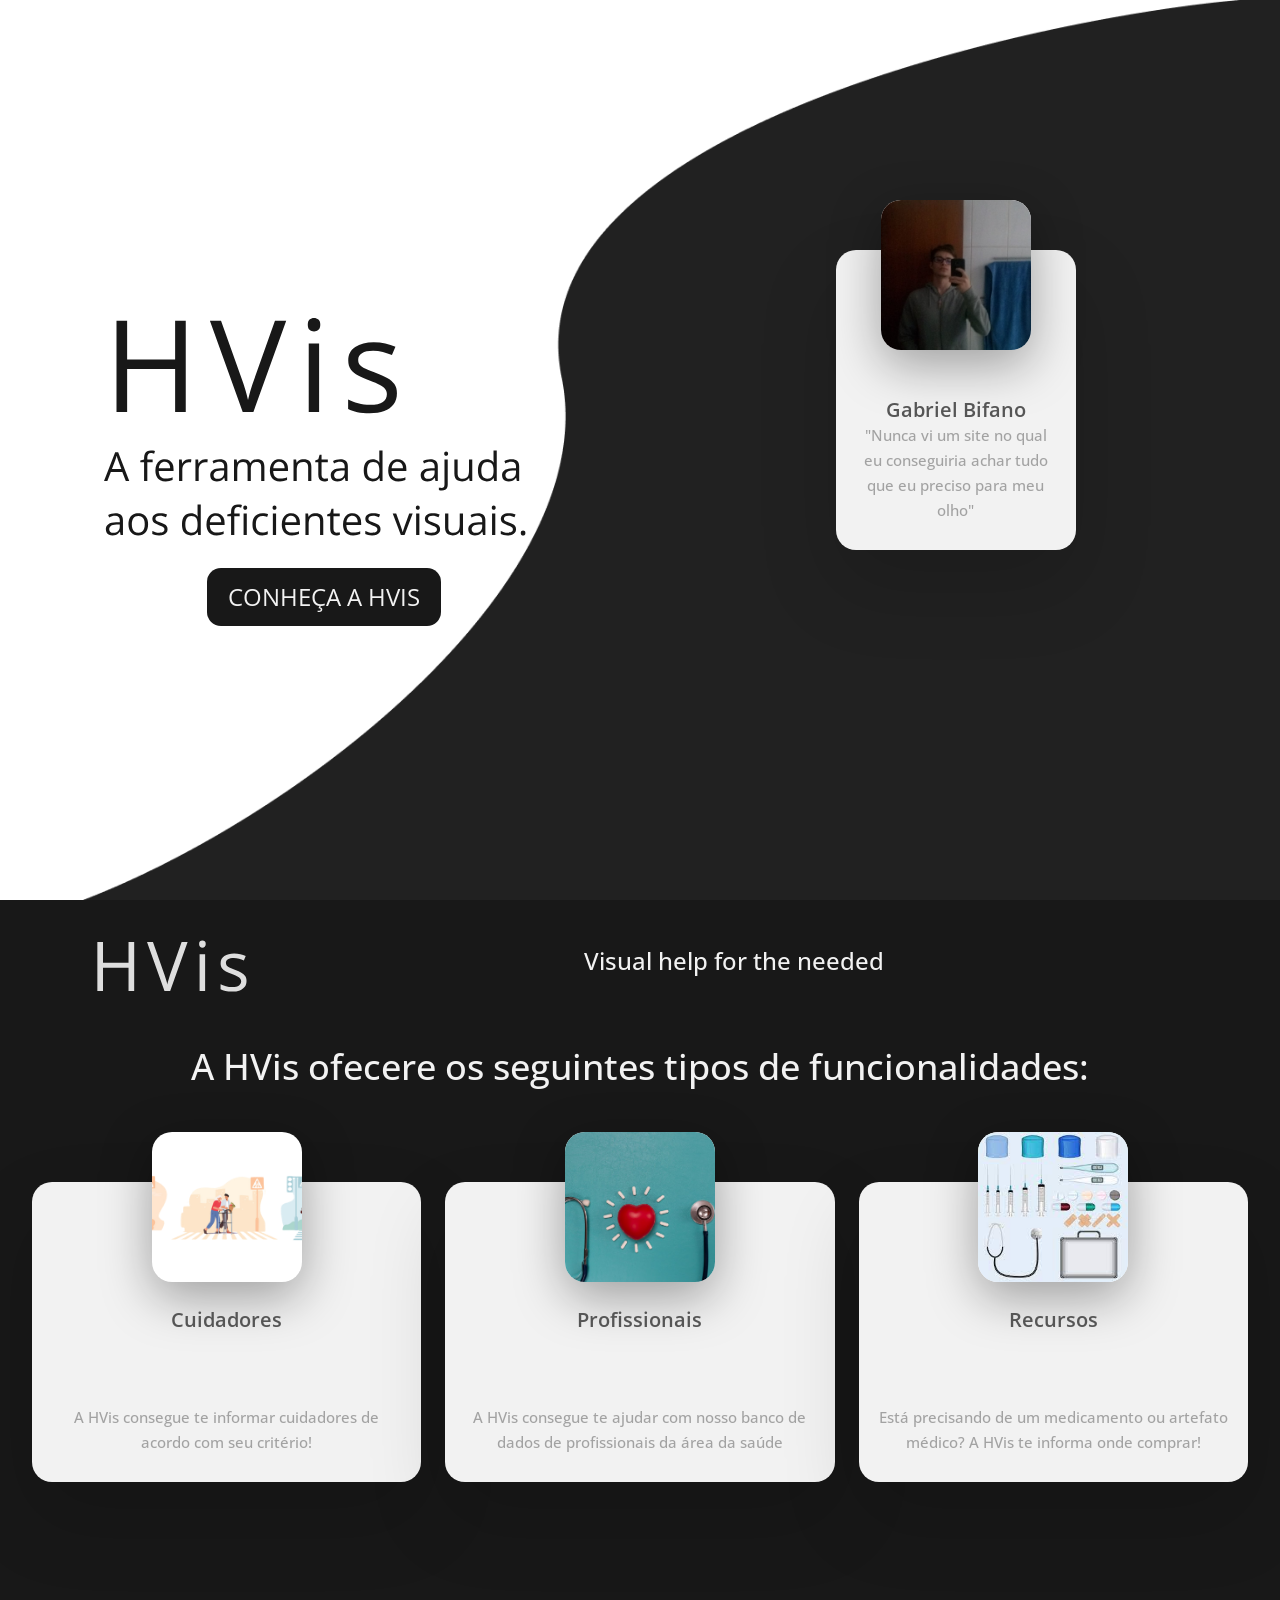
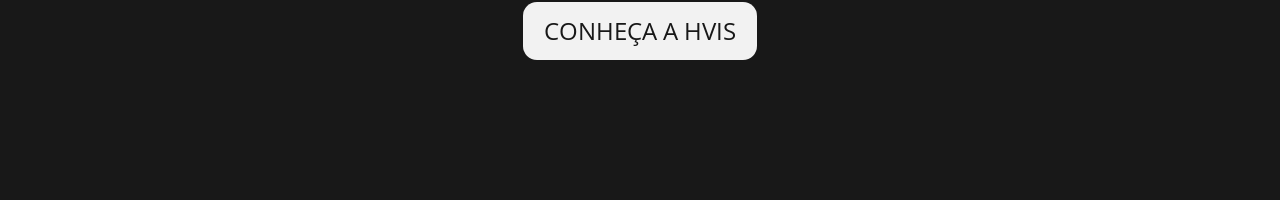
<file: src/main/resources/index.html>
<!DOCTYPE html>
<html lang="pt-BR">
  <head>
    <meta charset="UTF-8" />
    <meta http-equiv="X-UA-Compatible" content="IE=edge" />
    <meta name="viewport" content="width=device-width, initial-scale=1.0" />
    <meta name="viewport" content="width=device-width, initial-scale=1.0" />
    <link
      rel="stylesheet"
      href="https://cdn.jsdelivr.net/npm/bootstrap@5.2.1/dist/css/bootstrap.min.css"
      integrity="sha384-iYQeCzEYFbKjA/T2uDLTpkwGzCiq6soy8tYaI1GyVh/UjpbCx/TYkiZhlZB6+fzT"
      crossorigin="anonymous"
    />
    <link rel="stylesheet" href="assets/styles/home-page.css" />
    <title>HVis - Visual Help for the needed</title>
  </head>
  <body>
    <div class="page">
      <div id="section-1" class="row section">
        <div class="col-6 align-self-center text-center">
          <img src="assets/images/Title.svg" alt="" srcset="" /><br />
          <a href="#section-2" class="btn" id="knowHVIS">CONHEÇA A HVIS</a>
        </div>
        <div class="col-6 align-self-center">
          <div class="row justify-content-around">
            <div class="col-12 col-sm-12 col-md-4 col-lg-5 text-center">
              <div class="card_type d-flex">
                <div class="imgBx">
                  <img
                    src="assets/images/WhatsApp Image 2022-12-02 at 22.56.35.jpeg"
                  />
                </div>
                <div class="content d-flex">
                  <div class="details">
                    <h2>
                      Gabriel Bifano<br /><span
                        >"Nunca vi um site no qual eu conseguiria achar tudo que
                        eu preciso para meu olho"</span
                      >
                    </h2>
                  </div>
                </div>
              </div>
            </div>
          </div>
        </div>
      </div>
      <div id="section-2" class="row section">
        <header>
          <div class="container header">
            <div class="row">
              <div class="col-12 header_area">
                <div class="row justify-content-between">
                  <div
                    class="col-12 col-sm-12 col-md-4 col-lg-2 align-self-center"
                  >
                    <img src="assets/images/HVis.svg" class="logo" />
                  </div>
                  <div
                    class="col-12 col-sm-12 col-md-8 col-lg-10 align-self-center"
                  >
                    <h4>Visual help for the needed</h4>
                  </div>
                </div>
              </div>
            </div>
            <!-- END ROW -->
          </div>
        </header>
        <div class="col-12">
            <h1 id="section2Title">A HVis ofecere os seguintes tipos de funcionalidades: </h1>
          <div class="row justify-content-between text-center cards_f">
            <div class="col-sm-12 col-md-6 col-lg-4">
              <a class="card_type d-flex" href="modules/medicos/index.html">
                <div class="imgBx">
                  <img
                    src="assets/images/42176279 1.png"
                  />
                </div>
                <div class="content d-flex">
                  <div class="details">
                    <h2>
                      Cuidadores<br /><br><br><br><span
                        >A HVis consegue te informar cuidadores de acordo com seu critério!</span
                      >
                    </h2>
                  </div>
                </div>
              </a>
            </div>
            <div class="col-sm-12 col-md-6 col-lg-4">
              <a class="card_type d-flex" href="modules/medicos/index.html">
                <div class="imgBx">
                  <img
                    src="assets/images/medical-stethoscope-pills-blue-1024x683.jpg"
                  />
                </div>
                <div class="content d-flex">
                  <div class="details">
                    <h2>
                      Profissionais<br /><br><br><br><span
                        >A HVis consegue te ajudar com nosso banco de dados de profissionais da área da saúde</span
                      >
                    </h2>
                  </div>
                </div>
              </a>
            </div>
            <div class="col-sm-12 col-md-6 col-lg-4">
              <a class="card_type d-flex" href="modules/product_search/">
                <div class="imgBx">
                  <img
                    src="assets/images/download.jpeg"
                  />
                </div>
                <div class="content d-flex">
                  <div class="details">
                    <h2>
                      Recursos<br /><br><br><br><span
                        >Está precisando de um medicamento ou artefato médico? A HVis te informa onde comprar!</span
                      >
                    </h2>
                  </div>
                </div>
              </a>
            </div>
          </div>
          <div class="row justify-content-center">
            <a href="modules/product_search/index.html" class="btn" id="knowHVIS2">CONHEÇA A HVIS</a>
          </div>
        </div>
      </div>
    </div>
  </body>
</html>
</file>
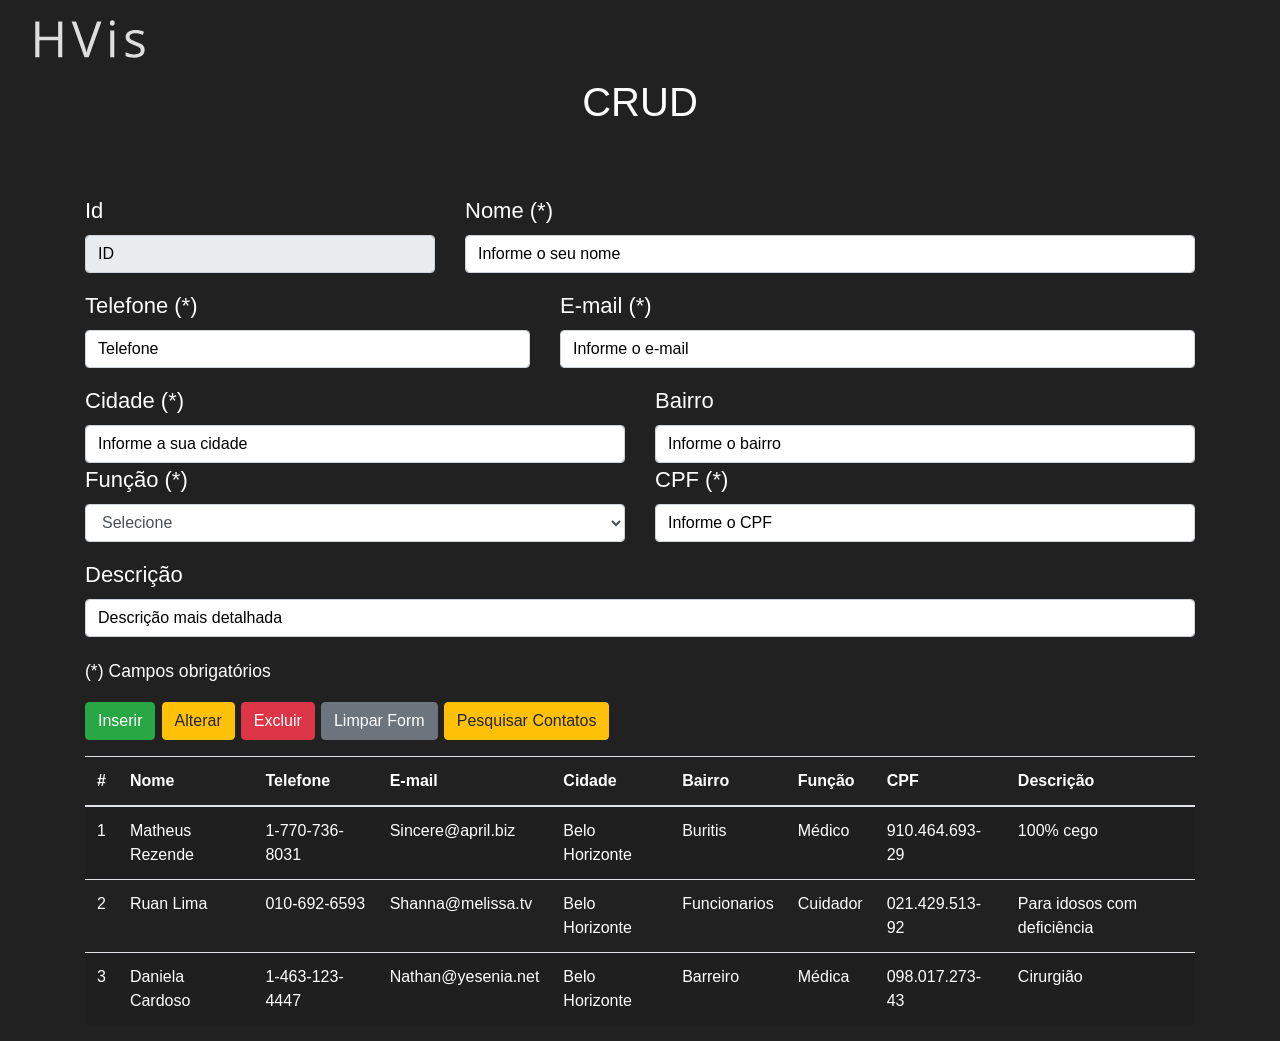
<file: src/main/resources/modules/crudadmin/index.html>
<!DOCTYPE html>
<html lang="en">

<head>
    <meta charset="UTF-8">
    <meta name="viewport" content="width=device-width, initial-scale=1.0">
    <meta http-equiv="X-UA-Compatible" content="ie=edge">
    <title> CRUD Admin</title>
    <link rel="stylesheet" href="https://stackpath.bootstrapcdn.com/bootstrap/4.1.0/css/bootstrap.min.css">
    <link rel="stylesheet" href="../../assets/styles/crud.css">
</head>

<body onload="init()">

    <div class="col-12 col-sm-12 col-md-4 col-lg-2 align-self-center">
        <a href="../../modules/home-page/index.html"> <img  src="../../assets/images/HVis.svg" class="logo" /></a>
    </div>
    
    <h1>CRUD</h1>

    <div class="container">
        <div class="row">
            <div id="msg" class="col-sm-10 offset-sm-1 ">
                <!--<div class="alert alert-warning">Contato não encontrado.</div>-->
            </div>
        </div>

        <form id="form-contato">
            <div class="form-group row">
                <div class="col-sm-4">
                    <label for="inputId">Id</label>
                    <input type="text" class="form-control" id="inputId" placeholder="ID" disabled>
                </div>
                <div class="col-sm-8">
                    <label for="inputNome">Nome (*)</label>
                    <input type="text" class="form-control" id="inputNome" required placeholder="Informe o seu nome"> 
                </div>
            </div>
            <div class="form-group row">
                <div class="col-sm-5">
                    <label for="inputTelefone">Telefone (*)</label>
                    <input type="text" class="form-control" id="inputTelefone" required placeholder="Telefone">
                </div>
                <div class="col-sm-7">
                    <label for="inputEmail">E-mail (*)</label>
                    <input type="email" class="form-control" id="inputEmail" required placeholder="Informe o e-mail">
                </div>
            </div>
            <div class="form-group row">
                <div class="col-sm-6">
                    <label for="inputCidade">Cidade (*)</label>
                    <input type="text" class="form-control" id="inputCidade" placeholder="Informe a sua cidade" >
                </div>
                    <div class="col-sm-6">
                        <label for="inputBairro">Bairro</label>
                        <input type="text" class="form-control" id="inputBairro" placeholder="Informe o bairro" >
                    </div>
                <div class="col-sm-6">
                    <label for="inputTipo">Função (*)</label>
                    <select type="text" class="form-control" id="inputTipo" required placeholder="Médico, paciente ou cuidador">
                        <label for="form-select" class="form-label">Selecione sua função:</label>
                            <option selected>Selecione </option>
                            <option value="Médico">Médico</option>
                            <option value="Cuidador">Cuidador</option>
                            <option value="Paciente">Paciente</option>
                    </select>
                </div>
                <div class="col-sm-6">
                    <label for="inputCPF">CPF (*)</label>
                    <input type="text" class="form-control" id="inputCPF" placeholder="Informe o CPF" >
                </div>
            </div>
            <div class="form-group row">    
                <div class="col-sm-12">
                    <label for="inputDescricao">Descrição</label>
                    <input type="text" class="form-control" id="inputDescricao" required placeholder="Descrição mais detalhada">
                </div>
            </div>
            <div class="form-group row">
                <div class="col-sm-6">
                    <small>(*) Campos obrigatórios</small>
                </div>
            </div>
            <div class="form-group row">
                <div class="col-sm-12">
                    <input type="button" class="btn btn-success" id="btnInsert" value="Inserir">
                    <input type="button" class="btn btn-warning" id="btnUpdate" value="Alterar">
                    <input type="button" class="btn btn-danger" id="btnDelete" value="Excluir">
                    <input type="button" class="btn btn-secondary" id="btnClear" value="Limpar Form">
                    <a href="lista_contatos.html"><input type="button" class="btn btn-warning" id="btnClear" value="Pesquisar Contatos"></a>
                </div>
            </div>
        </form>

        <div class="row">
            <div class="col-sm-12">
                <table id="grid-contatos" class="table table-striped">
                    <thead>
                        <tr>
                            <th scope="col">#</th>
                            <th scope="col">Nome</th>
                            <th scope="col">Telefone</th>
                            <th scope="col">E-mail</th>
                            <th scope="col">Cidade</th>
                            <th scope="col">Bairro</th>
                            <th scope="col">Função</th>
                            <th scope="col">CPF</th>
                            <th scope="col">Descrição</th>
                        </tr>
                    </thead>
                    <tbody id="table-contatos">
                        <tr>
                            <td scope="row">1</td>
                            <td></td>
                            <td></td>
                            <td></td>
                            <td></td>
                            <td></td>
                            <td></td>
                            <td></td>
                            <td></td>
                            <td></td>
                        </tr>
                    </tbody>
                </table>
            </div>
        </div>
    </div>

    <script src="https://ajax.googleapis.com/ajax/libs/jquery/1.8.3/jquery.min.js"></script>
    <script src="../../assets/scripts/crud.js"></script>
    
</body>

</html>
</file>
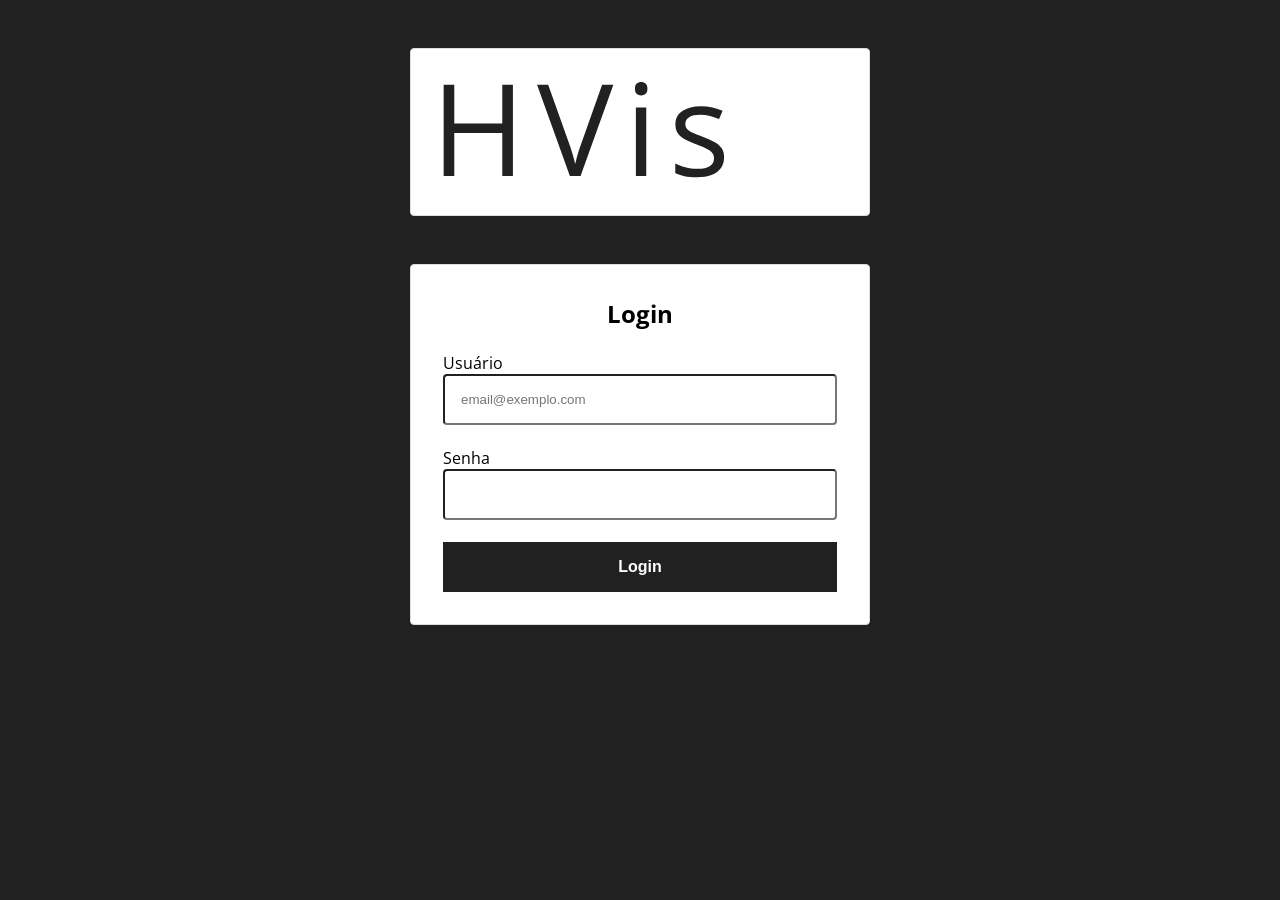
<file: src/main/resources/modules/login/index.html>
<!DOCTYPE html>
<html lang="pt-BR">
<head>
    <meta charset="UTF-8">
    <meta http-equiv="X-UA-Compatible" content="IE=edge">
    <meta name="viewport" content="width=device-width, initial-scale=1.0">
    <title>Login</title>
    <link rel="stylesheet" href="../../assets/styles/login.css" type="text/css">
</head>
<header>
    <div class="container header">
      <div class="row">
        <div class="col-12 header_area">
          <div class="row justify-content-between">
            <div
              class="col-12 col-sm-12 col-md-4 col-lg-2 align-self-center"
            >
             <a href="../../modules/home-page/index.html"> <img  src="../../assets/images/HVis.svg" class="logo" /></a>
            </div>
            
          </div>
        </div>
      </div>
      <!-- END ROW -->
    </div>
  </header>
<body class="login">
    <div class="container">
        <h2 class="text-center">Login</h2>
        <br>
        <form class="loginForm">
            <div class="input-group">
                <label for="username" class="label">Usuário</label>
                <input type="text" id="username"  placeholder="email@exemplo.com" class="input">
                <span class="error-message"></span>
            </div>
            <br>
            <div class="input-group">
                <label for="password" class="label">Senha</label>
                <input type="password" id="password" class="input">
                <span class="error-message"></span>
            </div>
            <br>
            <!-- <a href="../../modules/home-page/index.html" class="button" type="submit" onclick="validate()";>Login</a> -->
            <button class="button" type="button" onclick="validate()">Login</button>
        </form>
    </div>
</body>
<script src="../../assets/scripts/login.js" charset="utf-8"></script>
</html>
</file>
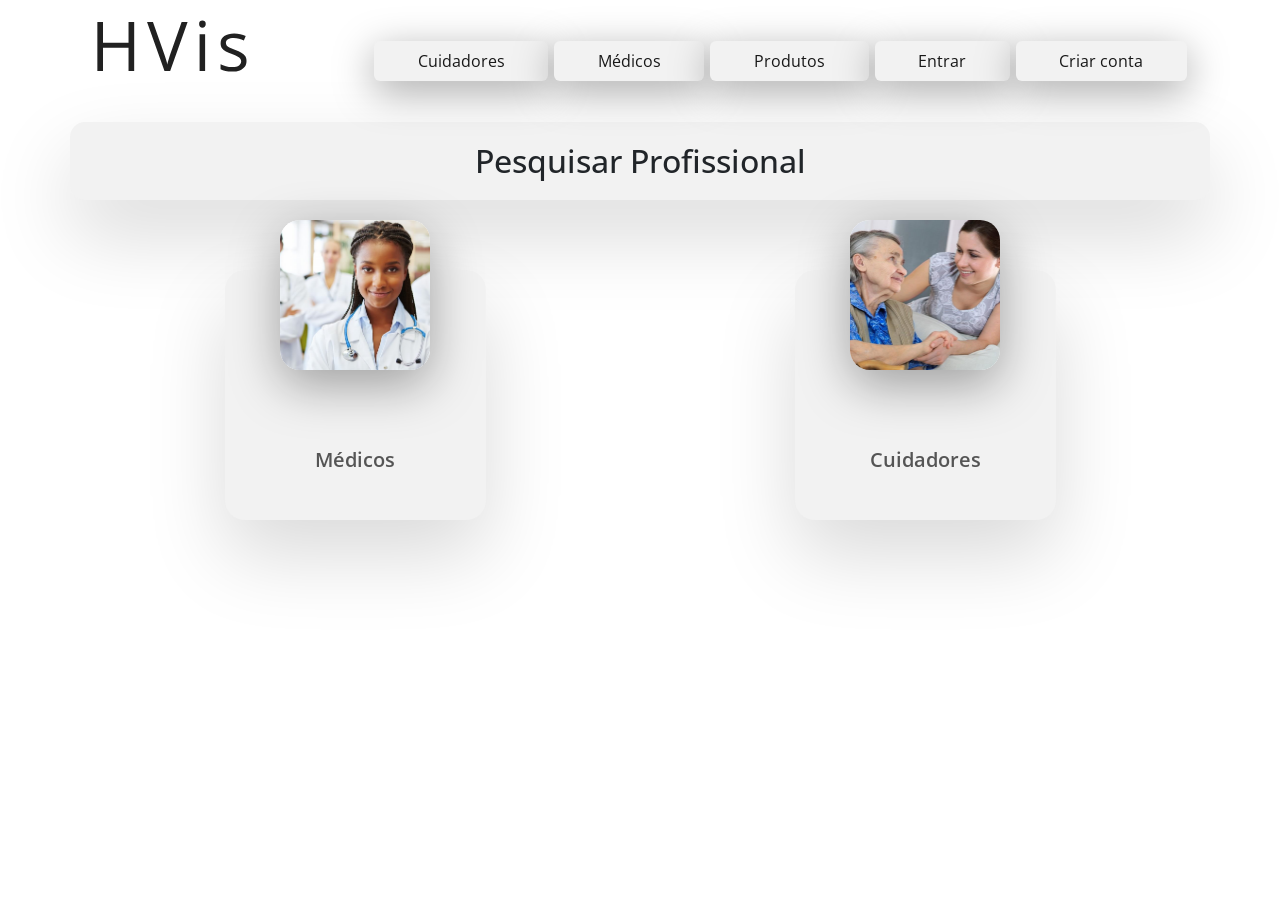
<file: src/main/resources/modules/medicos/index.html>
<!DOCTYPE html>
<html lang="pt-BR">
  <head>
    <meta charset="UTF-8" />
    <meta http-equiv="X-UA-Compatible" content="IE=edge" />
    <meta name="viewport" content="width=device-width, initial-scale=1.0" />
    <link
      rel="stylesheet"
      href="https://cdn.jsdelivr.net/npm/bootstrap@5.2.1/dist/css/bootstrap.min.css"
      integrity="sha384-iYQeCzEYFbKjA/T2uDLTpkwGzCiq6soy8tYaI1GyVh/UjpbCx/TYkiZhlZB6+fzT"
      crossorigin="anonymous"
    />
    <link rel="stylesheet" href="../../assets/styles/product_search.css" />
    <title>HVis - Médicos</title>
  </head>
  <body onload="ListaContatos()">
    <div class="page">
      <header>
        <div class="container header">
          <div class="row">
            <div class="col-12 header_area">
              <div class="row justify-content-between">
                <div
                  class="col-12 col-sm-12 col-md-4 col-lg-2 align-self-center"
                >
                 <a href="../../modules/home-page/index.html"> <img  src="../../assets/images/HVis.svg" class="logo" /></a>
                </div>
                <div
                  class="col-12 col-sm-12 col-md-6 col-lg-9 align-self-center"
                >
                  <div class="row justify-content-center">
                    <div class="col-12 col-sm-12 col-md-8 col-lg-12">
                      <nav
                        class="nav nav-pills flex-column flex-sm-row justify-content-center"
                      >
                        <a
                          class="flex-sm-fill text-sm-center nav-link active"
                          href="../medicos/index.html"
                          >Cuidadores</a
                        >
                        <a
                          class="flex-sm-fill text-sm-center nav-link active"
                          href="../medicos/index.html"
                          >Médicos</a
                        >
                        <a
                          class="flex-sm-fill text-sm-center nav-link active"
                          href="../product_search/index.html"
                          >Produtos</a
                        >
                        <a
                          class="flex-sm-fill text-sm-center nav-link active"
                          href="#login"
                          >Entrar</a
                        >
                        <a
                          class="flex-sm-fill text-sm-center nav-link active"
                          href="../signup-user/index.html"
                          >Criar conta</a
                        >
                      </nav>
                    </div>
                  </div>
                </div>
              </div>
            </div>
          </div>
          <!-- END ROW -->
        </div>
      </header>
      <main>
        <div class="container main">
          <div class="row justify-content-between search align-items-center">
            <div class="col-12 text-center">
              <h5>Pesquisar Profissional</h5>
            </div>
          </div>
          <div class="row mini-spacer"></div>
          <div class="row justify-content-around">
            <div class="col-12 col-sm-12 col-md-4 col-lg-3 text-center">
                <a class="card_type d-flex" type="button" onclick="loadDatabase('medico')">
                  <div class="imgBx">
                    <img src="../../assets/images/medicos.jpg" />
                  </div>
                  <div class="content d-flex">
                    <div class="details">
                      <h2>Médicos<br /></h2>
                    </div>
                  </div>
                </a>
              </div>
              <div class="col-12 col-sm-12 col-md-4 col-lg-3 text-center">
                <a class="card_type d-flex" type="button" onclick="loadDatabase('Cuidador')">
                  <div class="imgBx">
                    <img src="../../assets/images/cuidador.jpg" />
                  </div>
                  <div class="content d-flex">
                    <div class="details">
                      <h2>Cuidadores<br /></h2>
                    </div>
                  </div>
                </a>
              </div>   
              <div class="row mini-spacer"></div>
                <div class="container-fluid">
                    <div class="row" id="tela">
                    </div>   
            </div>
          </div>
          <div class="row justify-content-between products-results"></div>
        </div>
      </main>
    </div>
    <script
      src="https://code.jquery.com/jquery-3.6.1.min.js"
      integrity="sha256-o88AwQnZB+VDvE9tvIXrMQaPlFFSUTR+nldQm1LuPXQ="
      crossorigin="anonymous"
    ></script>
    <script
      src="https://cdn.jsdelivr.net/npm/@popperjs/core@2.11.6/dist/umd/popper.min.js"
      integrity="sha384-oBqDVmMz9ATKxIep9tiCxS/Z9fNfEXiDAYTujMAeBAsjFuCZSmKbSSUnQlmh/jp3"
      crossorigin="anonymous"
    ></script>
    <script
      src="https://cdn.jsdelivr.net/npm/bootstrap@5.2.1/dist/js/bootstrap.min.js"
      integrity="sha384-7VPbUDkoPSGFnVtYi0QogXtr74QeVeeIs99Qfg5YCF+TidwNdjvaKZX19NZ/e6oz"
      crossorigin="anonymous"
    ></script>
    <script src="../../assets/scripts/medicos.js"></script>
    <!-- <script src="../../assets/scripts/database.json"></script> -->

  </body>
</html>
</file>
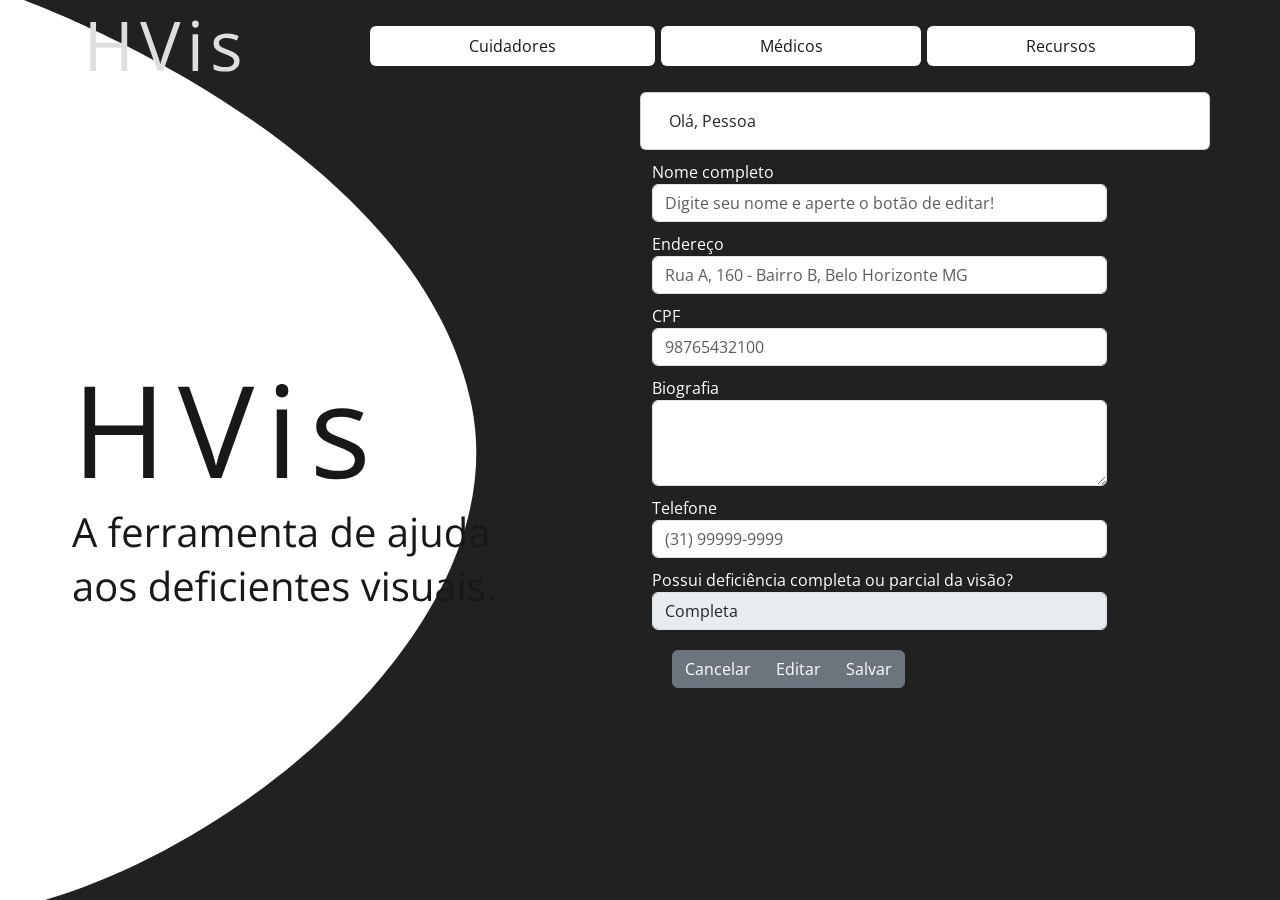
<file: src/main/resources/modules/profile_view/index.html>
<!DOCTYPE html>
<html lang="pt-BR">
  <head>
    <meta charset="UTF-8" />
    <meta http-equiv="X-UA-Compatible" content="IE=edge" />
    <meta name="viewport" content="width=device-width, initial-scale=1.0" />
    <link rel="stylesheet" href="../../assets/styles/profilePage.css" />
    <link
      rel="stylesheet"
      href="https://cdn.jsdelivr.net/npm/bootstrap@5.2.1/dist/css/bootstrap.min.css"
      integrity="sha384-iYQeCzEYFbKjA/T2uDLTpkwGzCiq6soy8tYaI1GyVh/UjpbCx/TYkiZhlZB6+fzT"
      crossorigin="anonymous"
    />
    <title>HVis - Perfil</title>
  </head>

  <body>
    <div class="backPage">
      <div class="page">
        <header>
          <div class="container header">
            <div class="row">
              <div class="col-12 header_area">
                <div class="row justify-content-between">
                  <div
                    class="col-12 col-sm-12 col-md-4 col-lg-2 align-self-center"
                  >
                    <img src="../../assets/images/HVis.svg" class="logo" />
                  </div>
                  <div
                    class="col-12 col-sm-12 col-md-8 col-lg-9 align-self-center"
                  >
                    <div class="row justify-content-center">
                      <div class="col-12 col-sm-12 col-md-8 col-lg-12">
                        <nav
                          class="nav nav-pills flex-column flex-sm-row justify-content-center"
                        >
                          <a
                            class="flex-sm-fill text-sm-center nav-link active"
                            href="#destaques"
                            >Cuidadores</a
                          >
                          <a
                            class="flex-sm-fill text-sm-center nav-link active"
                            href="#lancamentos"
                            >Médicos</a
                          >
                          <a
                            class="flex-sm-fill text-sm-center nav-link active"
                            href="#plataformas"
                            >Recursos</a
                          >
                        </nav>
                      </div>
                    </div>
                  </div>
                </div>
              </div>
            </div>
            <!-- END ROW -->
          </div>
        </header>
        <main>
          <div class="container main">
            <div class="row">
              <div class="col-6 logo_expanded align-self-center">
                <div class="row justify-content-center">
                  <div class="col-12" id="titleLeft">
                    <img src="../../assets/images/Title.svg" alt="" />
                  </div>
                </div>
              </div>
              <div class="col-6">
                <div class="row">
                  <div class="card">
                    <div class="card-body" id="greetings">Olá, Pessoa</div>
                  </div>
                  <form>
                    <div class="col-10">
                      <div class="form-group">
                        <label for="inputName">Nome completo</label>
                        <input
                          type="email"
                          class="form-control"
                          id="inputName"
                          placeholder="Digite seu nome e aperte o botão de editar!"
                        />
                      </div>
                      <div class="form-group">
                        <label for="inputAddress">Endereço</label>
                        <input
                          type="email"
                          class="form-control"
                          id="inputAddress"
                          placeholder="Rua A, 160 - Bairro B, Belo Horizonte MG"
                          readonly
                        />
                      </div>
                      <div class="form-group">
                        <label for="inputCPF">CPF</label>
                        <input
                          type="email"
                          class="form-control"
                          id="inputCPF"
                          placeholder="98765432100"
                          readonly
                        />
                      </div>
                      <div class="form-group">
                        <label for="inputBio">Biografia</label>
                        <textarea
                          class="form-control"
                          id="inputBio"
                          rows="3"
                          readonly
                        ></textarea>
                      </div>
                      <div class="form-group">
                        <label for="inputPhone">Telefone</label>
                        <input
                          type="email"
                          class="form-control"
                          id="inputPhone"
                          placeholder="(31) 99999-9999"
                          readonly
                        />
                      </div>
                      <div class="form-group">
                        <label for="inputDefParcial"
                          >Possui deficiência completa ou parcial da
                          visão?</label
                        >
                        <select
                          class="form-control"
                          id="inputDefParcial"
                          disabled
                        >
                          <option>Completa</option>
                          <option>Parcial</option>
                          <option>Não possuo deficiência visual</option>
                        </select>
                      </div>
                    </div>
                  </form>
                  <div class="col-6 align-self-right">
                    <div
                      class="btn-group"
                      role="group"
                      aria-label="Basic example"
                      id="actionButtons"
                    >
                      <button
                        type="button"
                        class="btn btn-secondary"
                        onclick="clearFields()"
                      >
                        Cancelar
                      </button>
                      <button
                        type="button"
                        class="btn btn-secondary"
                        onclick="allowEdit()"
                      >
                        Editar
                      </button>
                      <button
                        type="button"
                        class="btn btn-secondary"
                        onclick="updateUser()"
                      >
                        Salvar
                      </button>
                    </div>
                  </div>
                </div>
              </div>
            </div>
          </div>
        </main>
      </div>
    </div>
    <script
      src="https://code.jquery.com/jquery-3.6.1.min.js"
      integrity="sha256-o88AwQnZB+VDvE9tvIXrMQaPlFFSUTR+nldQm1LuPXQ="
      crossorigin="anonymous"
    ></script>
    <script
      src="https://cdn.jsdelivr.net/npm/@popperjs/core@2.11.6/dist/umd/popper.min.js"
      integrity="sha384-oBqDVmMz9ATKxIep9tiCxS/Z9fNfEXiDAYTujMAeBAsjFuCZSmKbSSUnQlmh/jp3"
      crossorigin="anonymous"
    ></script>
    <script
      src="https://cdn.jsdelivr.net/npm/bootstrap@5.2.1/dist/js/bootstrap.min.js"
      integrity="sha384-7VPbUDkoPSGFnVtYi0QogXtr74QeVeeIs99Qfg5YCF+TidwNdjvaKZX19NZ/e6oz"
      crossorigin="anonymous"
    ></script>
    <script src="../../assets/scripts/profilePage.js"></script>
  </body>
</html>
</file>
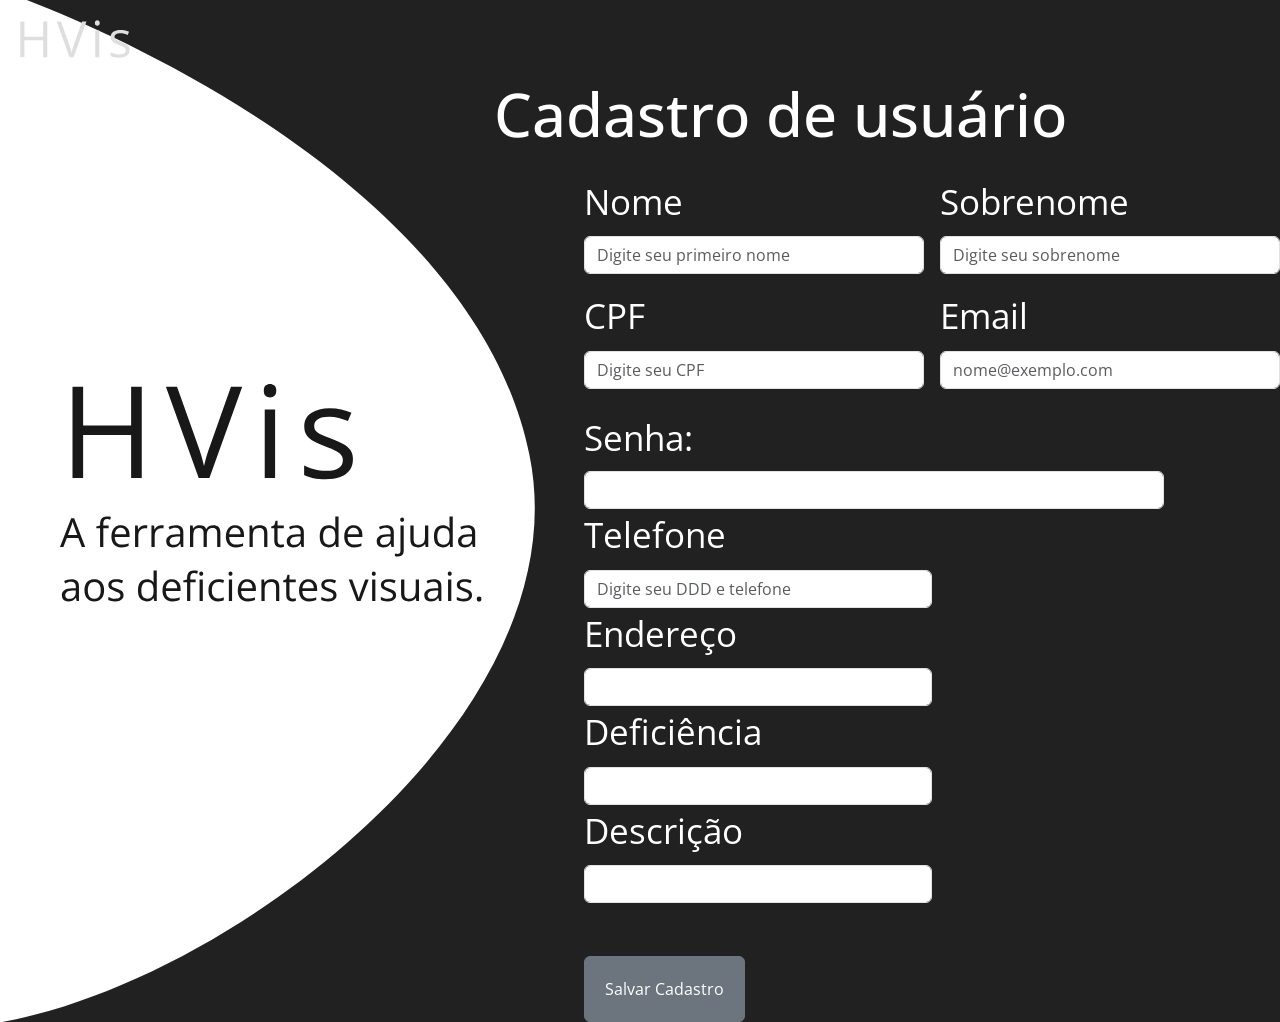
<file: src/main/resources/modules/signup-user/index.html>
<!DOCTYPE html>
<html lang="pt-BR">
<head>
    <meta charset="UTF-8">
    <meta http-equiv="X-UA-Compatible" content="IE=edge">
    <meta name="viewport" content="width=device-width, initial-scale=1.0">
    <link rel="stylesheet" href="https://cdn.jsdelivr.net/npm/bootstrap@5.2.1/dist/css/bootstrap.min.css"
integrity="sha384-iYQeCzEYFbKjA/T2uDLTpkwGzCiq6soy8tYaI1GyVh/UjpbCx/TYkiZhlZB6+fzT" crossorigin="anonymous" />
    <title>HVis - Cadastro de usuário</title>
    <link rel="stylesheet" href="../../assets/styles/signup-user.css">

</head>
<body class="page">
    
    <div class="col-12 col-sm-12 col-md-4 col-lg-2 align-self-center">
        <a href="../../modules/product_search/index.html"> <img  src="../../assets/images/HVis.svg" class="logo" /></a>
    </div>

    <div class="col-12" id="titleLeft">
        <img src="../../assets/images/Title.svg" alt="">
      </div>

    <h1 id="titulocad">Cadastro de usuário</h1>
    <!--<button id="btnCarregaDados">Mostrar dados de todos os usuários</button>-->
    <div id="tela"></div>
    
    <form class="row g-3 needs-validation" id="formCadastros" novalidate>
        <div class="col-md-6">
            <label for="campoNome" class="form-label">Nome</label>
            <input type="text" class="form-control" id="campoNome" placeholder="Digite seu primeiro nome">
        </div>

        <div class="col-md-6">
            <label for="campoSobrenome" class="form-label">Sobrenome</label>
            <input type="text" class="form-control" id="campoSobrenome" placeholder="Digite seu sobrenome">
        </div>

        <div class="col-md-6">
            <label for="campoCPF" class="form-label">CPF</label>
            <div class="input-group has-validation">
              <input type="text" class="form-control" placeholder="Digite seu CPF" id="campoCPF" aria-describedby="inputGroupPrepend" required>
              <div class="invalid-feedback">
                CPF inválido.
              </div>
            </div>
        </div>

        <div class="col-md-6">
            <label for="campoEmail" class="form-label">Email</label>
            <input type="email" class="form-control" id="campoEmail" placeholder="nome@exemplo.com">
        </div>

        <div class="col-md-12">
            <label for="campoSenha" class="col-sm-2 col-form-label">Senha:</label>
            <div class="col-sm-10">
              <input type="password" class="form-control" id="campoSenha">
        </div>

        <div class="col-md-6">
            <label for="campoTelefone" class="form-label">Telefone</label>
            <input type="text" class="form-control" id="campoTelefone" placeholder="Digite seu DDD e telefone">
        </div>

        <div class="col-md-6">
            <label for="campoEndereco" class="form-label">Endereço</label>
            <input type="text" class="form-control" id="campoEndereco" required>
            <div class="invalid-feedback">
              Inválido.
            </div>
        </div>

        <div class="col-md-6">
            <label for="campoDeficiencia" class="form-label">Deficiência</label>
            <input type="text" class="form-control" id="campoDeficiencia" required>
        </div>

        <div class="col-md-6">
            <label for="campoDescricao" class="form-label">Descrição</label>
            <input type="text" class="form-control" id="campoDescricao" required>
        </div>
        <br>
        <a href="../../modules/product_search/"  id="btnIncluirCadastro" class="btn btn-secondary" >Salvar Cadastro</a>
        <!-- <button  id="btnIncluirCadastro" class="btn btn-secondary" onclick="history.go(-1); return false;" >Salvar Cadastro</button> -->
    </form> 

    <!-- <div id="formCadastros">
        Nome: <input type="text" id="campoNome"><br>
        Sobrenome: <input type="text" id="campoSobrenome"><br>
        CPF: <input type="text" id="campoCPF"><br>
        Email: <input type="text" id="campoEmail"><br>
        Senha: <input type="password" id="campoSenha"><br>
        Telefone: <input type="text" id="campoTelefone"><br>
        Endereço: <input type="text" id="campoEndereco"><br>
        Deficiência: <input type="text" id="campoDeficiencia"><br>
        Descrição: <input type="text" id="campoDescricao"><br>
        <button  id="btnIncluirCadastro" class="btn btn-secondary">Salvar Cadastro</button>

    </div> -->

    <script src="https://cdn.jsdelivr.net/npm/bootstrap@5.2.1/dist/js/bootstrap.min.js"
    integrity="sha384-7VPbUDkoPSGFnVtYi0QogXtr74QeVeeIs99Qfg5YCF+TidwNdjvaKZX19NZ/e6oz"
    crossorigin="anonymous"></script>
    <script src="../../assets/scripts/signup_user.js"></script>
</body>
</html>
</file>
<file: src/main/resources/assets/styles/home-page.css>
@import url('https://fonts.googleapis.com/css2?family=Roboto&display=swap');
@import url('https://fonts.googleapis.com/css2?family=Open+Sans&display=swap');
*{
    padding: 0;
    margin: 0;
    font-family: 'Open Sans', sans-serif;
}

.section{
    height: 100vh;
    padding: 20px;
}

#section-1{
    background: url("../images/Vector\ 1.png");
    background-size:cover;
    min-height: 100%;
}

#section-2{
    background-color: #181818;
    min-height: 100%;
}

.whole-page{
    min-height: 100%;
}

#knowHVIS{
    font-size: 24px;
    background-color: #181818;
    color: #f2f2f2;
    margin-top: 20px;
    border-radius: 14px;
    padding: 10px 20px;
}

#knowHVIS2{
    font-size: 24px;
    background-color: #f2f2f2;
    color: #181818;
    margin-top: 20px;
    border-radius: 14px;
    padding: 10px 20px;
    width: fit-content;
}

.card_type{
    margin-bottom: 100px;
    position: relative;
    background: #f2f2f2;
    height: 300px;
    border-radius: 20px;
    box-shadow: 0 35px 80px rgba(0,0,0,0.15);
    transition: 0.5s;
}

.card_type .content{
    position: absolute;
    width: 100%;
    height: 100%;
    justify-content: center;
    align-items: flex-end;
    overflow: hidden;
}

.card_type .content .details{
    padding: 20px;
    width: 100%;
    transition: 0.5s;
}

.card_type .content .details h2{
    font-size: 1.25em;
    font-weight: 600;
    color: #555;
    line-height: 1.2em;
}
  
.card_type .content .details h2 span{
   font-size: 0.75em;
   font-weight: 500;
   opacity: 0.5;
}

.imgBx{
    position: absolute;
    width: 150px;
    height: 150px;
    background: #fff;
    left: 50%;
    top: -50px;
    transform: translateX(-50%);
    border-radius: 20px;
    box-shadow: 0 15px 50px rgba(0,0,0,0.35);
    overflow: hidden;
    transition: 0.5s;
  }
  
  .imgBx img{
    position: absolute;
    top: 0;
    left: 0;
    width: 100%;
    height: 100%;
    object-fit: cover;
  }

  h5 {
    margin-bottom: 0;
    font-size: 32px;
  }
  
  p {
    margin: 0;
  }
  .header {
    text-align: center;
  }
  
  .header_area {
    padding: 20px;
  }
  
  .logo {
    width: 150px;
    filter: invert(1);
  }

  .header_area h4{
    color: #f2f2f2;
  }

  .cards_f{
    margin: 0;
  }

  #section2Title{
    color: #f2f2f2;
    text-align: center;
    font-size: 36px;
    transform: translateY(-200%);
  }
</file>
<file: src/main/resources/assets/styles/crud.css>
*{
    padding: 0;
    margin: 0;
    font-family: 'Open Sans', sans-serif;
}

body {
    background-color: rgb(33, 33, 33) !important;
}

h1 {
    color: white;
}
.label {
    font-weight: bolder;
}
::placeholder {
    color: black !important;
    opacity: 3;
}
::-webkit-input-placeholder { /* WebKit, Blink, Edge */
    color:  black !important;
}
:-moz-placeholder { /* Mozilla Firefox 4 to 18 */
    color:  white !important;
    opacity:  3;
 }
 h1 {
     text-align: center;
 }
 #msg {
     height: 60px;
 }
 #grid-contatos tbody {
     cursor: pointer;
 }

.logo{
    width: 150px;
    filter: invert(1);
    padding: 20px;
}

#form-contato{
    font-size: 22px;
    color:white;
}

#grid-contatos{
    color:white;
}
</file>
<file: src/main/resources/assets/styles/login.css>
@import url("https://fonts.googleapis.com/css2?family=Open+Sans&display=swap");
 * {
	 box-sizing: border-box;
}
 body {
	 font-family: "Open Sans", sans-serif;
	 background-color: rgb(33, 33, 33);
	 font-size: 16px;
}
 h1, h2, h3, h4, h5, h6 {
	 padding: 0;
	 margin: 0;
}
 .container {
	 max-width: 98vw;
	 margin: 0 auto;
	 padding: 1rem;
	 background-color: #fff;
}
 .text-center {
	 text-align: center;
}
 .login .container {
	 max-width: 460px;
	 margin: 3rem auto;
	 padding: 2rem;
	 border: 1px solid #ddd;
	 border-radius: 0.25rem;
	 background-color: #fff;
}
 .input {
	 appearance: none;
	 display: block;
	 width: 100%;
	 color: #333;
	 border: 1px solid rbg(180, 180, 180);
	 background-color: white;
	 padding: 1rem;
	 border-radius: 0.25rem;
}
 .input.input-error {
	 border: 1px solid red;
}
 .input.input-error:focus {
	 border: 1px solid red;
}
 .input:focus {
	 outline: none;
	 border: 1px solid #0084ff;
	 background-clip: padding-box;
}
 .error-message {
	 font-size: 0.85rem;
	 color: red;
}
 .button {
     background-color: rgb(33, 33, 33);
	 padding: 1rem;
	 border: none;
	 color: #fff;
	 font-weight: bold;
	 display: block;
	 width: 100%;
	 text-align: center;
	 cursor: pointer;
	 font-size: 1rem;
}
 .button:hover {
	 filter: brightness(110%);
}
</file>
<file: src/main/resources/assets/styles/product_search.css>
@import url("https://fonts.googleapis.com/css2?family=Roboto&display=swap");
@import url("https://fonts.googleapis.com/css2?family=Open+Sans&display=swap");
* {
  padding: 0;
  margin: 0;
  font-family: "Open Sans", sans-serif;
}

.page{
    min-height: 100vh;
    /* background-color: #e4c453; */
}
/* header {
  background: #ffffff;
} */
.header {
  text-align: center;
}

.header_area {
  padding: 20px;
}

.logo {
  width: 150px;
  filter: invert(0);
  margin-bottom: 30px;
}

.spacer{
  min-height: 100px;
}
.mini-spacer{
  min-height: 70px;
}

nav > a {
  margin: 3px 3px 3px 3px;
  background: #f2f2f2 !important;
  color: #181818 !important;
  box-shadow: 0px 10px 40px rgba(0, 0, 0, 0.35);
}

.search {
  border-radius: 15px;
  background: #f2f2f2;
  padding: 15px;
  box-shadow: 0 35px 80px rgba(0,0,0,0.15);
}

.search > .col-12 {
  margin: 5px 0px 5px 0px;
  height: auto;
}

h5 {
  margin-bottom: 0;
  font-size: 32px;
}

p {
  margin: 0;
}

.form-control {
  border-bottom: 5px solid #c3c3c3;
}

.form-label{
    margin-bottom: 0 ;
}

.no-left{
    padding-left: 0;
}

.card_product{
  margin-bottom: 100px;
  position: relative;
  background: #f2f2f2;
  height: 250px;
  border-radius: 20px;
  box-shadow: 0 35px 80px rgba(0,0,0,0.15);
  transition: 0.5s;
}
.card_type{
  margin-bottom: 100px;
  position: relative;
  background: #f2f2f2;
  height: 250px;
  border-radius: 20px;
  box-shadow: 0 35px 80px rgba(0,0,0,0.15);
  transition: 0.5s;
}

.card_product:hover
{
  height:450px;
  transform: translateY(-25%);
}

.imgBx{
  position: absolute;
  width: 150px;
  height: 150px;
  background: #fff;
  left: 50%;
  top: -50px;
  transform: translateX(-50%);
  border-radius: 20px;
  box-shadow: 0 15px 50px rgba(0,0,0,0.35);
  overflow: hidden;
  transition: 0.5s;
}

.imgBx img{
  position: absolute;
  top: 0;
  left: 0;
  width: 100%;
  height: 100%;
  object-fit: cover;
}

.card_product:hover .imgBx{
  width: 200px;
  height: 200px;
}

.card_product .content{
  position: absolute;
  width: 100%;
  height: 100%;
  justify-content: center;
  align-items: flex-end;
  overflow: hidden;
}

.card_product .content .details{
  padding: 40px;
  width: 100%;
  transition: 0.5s;
  transform: translateY(145px);
}

.card_type .content{
  position: absolute;
  width: 100%;
  height: 100%;
  justify-content: center;
  align-items: flex-end;
  overflow: hidden;
}

.card_type .content .details{
  padding: 40px;
  width: 100%;
  transition: 0.5s;
}

.card_product:hover .content .details{
  transform: translateY(0px);
}

.card_product .content .details h2{
  font-size: 1.25em;
  font-weight: 600;
  color: #555;
  line-height: 1.2em;
}

.card_product .content .details h2 span{
 font-size: 0.75em;
 font-weight: 500;
 opacity: 0.5;
}
.card_type .content .details h2{
  font-size: 1.25em;
  font-weight: 600;
  color: #555;
  line-height: 1.2em;
}

.card_type .content .details h2 span{
 font-size: 0.75em;
 font-weight: 500;
 opacity: 0.5;
}

.card_product .content .details .data{
  justify-content: center;
  margin: 20px 0;
}

.card_product .content .details .data h3{
  font-size: 1em;
  color: #555;
  line-height: 1.2em;
  font-weight: 600;
}

.card_product .content .details .data h3 span{
  font-size: 0.85em;
  font-weight: 400;
  opacity: 0.5;
}

.card_product .content .details .actionBtn{
  justify-content: center;
  gap: 20px;
}

.card-img-top{
  width: 200px;
  height: 200px;
  object-fit: cover;
  margin-left: auto;
  margin-right: auto;
}
</file>
<file: src/main/resources/assets/styles/profilePage.css>
@import url('https://fonts.googleapis.com/css2?family=Roboto&display=swap');
@import url('https://fonts.googleapis.com/css2?family=Open+Sans&display=swap');
*{
    padding: 0;
    margin: 0;
    font-family: 'Open Sans', sans-serif;
}
header{
    /* background: #ffffff; */
}
.header{
    text-align: center;
}

.header_area{
    padding: 20px;
}

.logo{
    width: 150px;
    filter: invert(1);
}

nav > a {
    margin: 3px 3px 3px 3px;
    background: #ffffff !important;
    color: #181818 !important;
}

.slider{
    background: #f2f2f2;
}

.form-group{
    margin-top: 10px;
}

.page{
    min-height: 100vh;
    background: url('../images/Vector\ 1.svg');
    background-repeat: no-repeat;
    background-size: cover;
}
#actionButtons{
    padding: 20px;
}
#titleLeft{
    position: absolute;
width: 441px;
height: 273px;
left: 60px;
top: 341px;

}

.form-group label{
    color: #ffffff;
}
</file>
<file: src/main/resources/assets/styles/signup-user.css>
@import url('https://fonts.googleapis.com/css2?family=Roboto&display=swap');
@import url('https://fonts.googleapis.com/css2?family=Open+Sans&display=swap');
*{
    padding: 0;
    margin: 0;
    font-family: 'Open Sans', sans-serif;
}

body {
    background-color: black;
    font-family: Arial, Helvetica, sans-serif;
    
}
h1 {
    text-align: center;
    color: white;
    font-size: 60px;
}

#formCadastros {
    color: white;
    font-size: 35px;
    margin-top: 10px;
    margin-left: 45%;
}

#titulocad{
    margin-left: 22%;
}

#titleLeft{
    position: absolute;
width: 441px;
height: 273px;
left: 60px;
top: 341px;

}

.page{
    min-height: 100vh;
    background: url('../../assets/images/Vector\ 1.svg');
    background-repeat: no-repeat;
    background-size: cover;
}

#tela {
    background-color: black;
    color: white;
}

#btnIncluirCadastro{
    padding: 20px;
}

.logo{
    padding: 20px;
    width: 150px;
    filter: invert(1);
}
</file>
